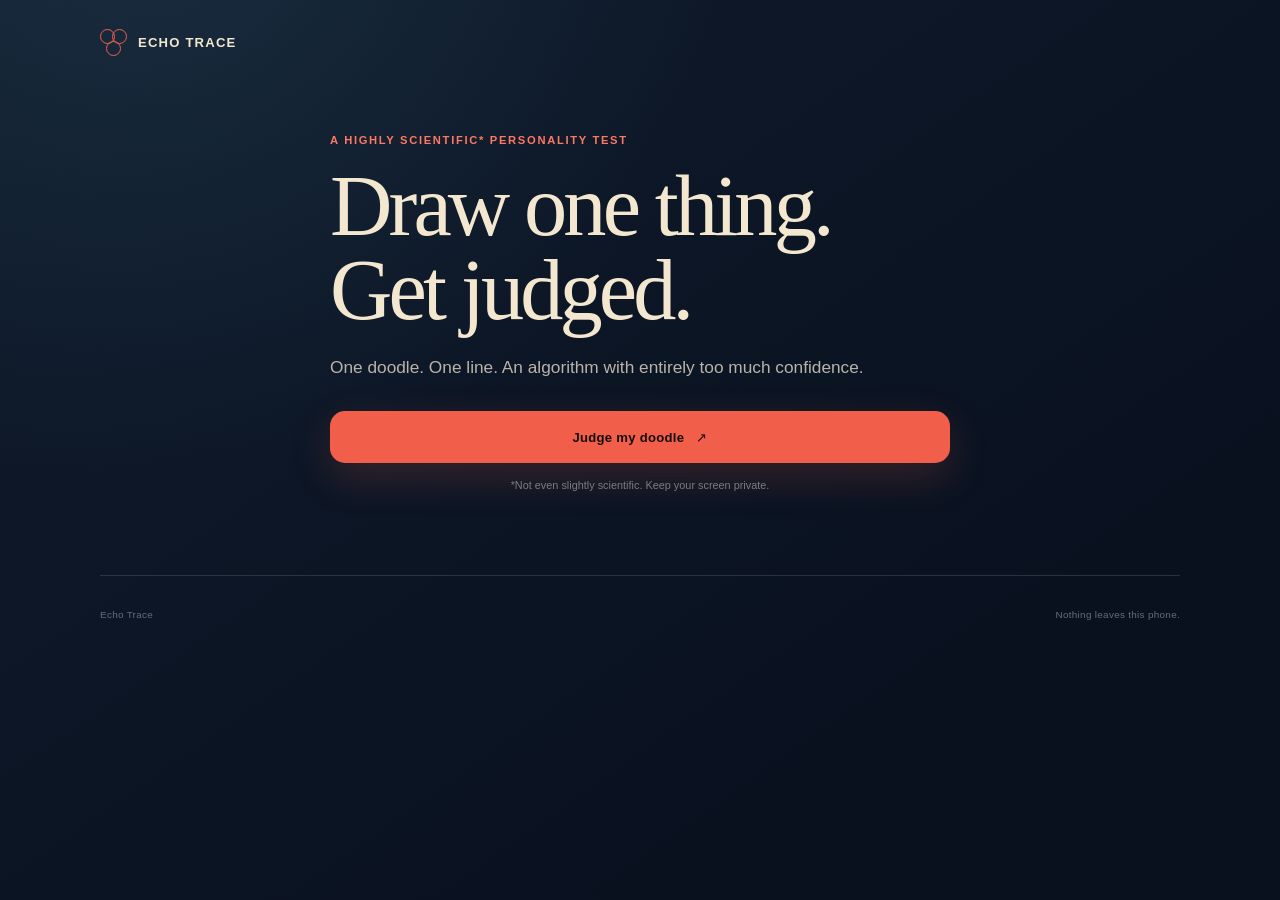
<file: index.html>
<!DOCTYPE html>
<html lang="en">
  <head>
    <meta charset="UTF-8">
    <meta name="viewport" content="width=device-width, initial-scale=1, viewport-fit=cover">
    <meta name="theme-color" content="#101b2c">
    <meta name="description" content="A deeply questionable doodle personality test.">
    <title>Echo Trace — Let a doodle judge you</title>
    <link rel="manifest" href="manifest.webmanifest">
    <link rel="icon" href="assets/icon.svg" type="image/svg+xml">
    <link rel="stylesheet" href="styles.css">
  </head>
  <body class="spectator-shell">
    <div class="ambient ambient-one" aria-hidden="true"></div>
    <div class="ambient ambient-two" aria-hidden="true"></div>

    <header class="site-header">
      <a class="wordmark" href="./" aria-label="Echo Trace home">
        <span class="wordmark-mark" aria-hidden="true"><i></i><i></i><i></i></span>
        <span>Echo Trace</span>
      </a>
    </header>

    <main id="app" class="app-shell">
      <section id="stage-intro" class="stage stage-active" aria-labelledby="intro-title">
        <div class="eyebrow">A highly scientific* personality test</div>
        <h1 id="intro-title">Draw one thing.<br>Get judged.</h1>
        <p class="lede">
          One doodle. One line. An algorithm with entirely too much confidence.
        </p>

        <button id="begin-button" class="button button-primary button-wide" type="button">
          Judge my doodle
          <span aria-hidden="true">↗</span>
        </button>
        <p class="fine-print">*Not even slightly scientific. Keep your screen private.</p>
      </section>

      <section id="stage-draw" class="stage" aria-labelledby="draw-title" hidden>
        <div class="eyebrow">Keep this bit to yourself</div>
        <h2 id="draw-title">Doodle something in one line.</h2>
        <p class="stage-copy">
          A shape, symbol, letter, or tiny masterpiece. Keep it simple and don’t lift your finger.
        </p>

        <div class="trace-wrap">
          <canvas id="trace-canvas" class="trace-canvas" role="img" aria-label="Private drawing area"></canvas>
          <div id="canvas-prompt" class="canvas-prompt" aria-hidden="true">
            <span>Draw here</span>
            <i></i>
          </div>
        </div>

        <p id="draw-feedback" class="feedback feedback-error" role="status" aria-live="polite"></p>

        <div class="button-row">
          <button id="clear-button" class="button button-ghost" type="button">Again</button>
          <button id="seal-button" class="button button-primary" type="button" disabled>
            Analyze this
          </button>
        </div>
      </section>

      <section id="stage-phrase" class="stage" aria-labelledby="phrase-title" hidden>
        <div class="eyebrow">Your completely legitimate result</div>
        <h2 id="phrase-title">Well, this seems definitive.</h2>
        <p class="stage-copy">
          Read your result aloud. Apparently that makes it more accurate.
        </p>

        <div class="phrase-card">
          <div class="quote-mark" aria-hidden="true">“</div>
          <p id="memory-phrase"></p>
          <div class="phrase-rule" aria-hidden="true"></div>
          <span>diagnosis confidence: wildly unjustified</span>
        </div>

        <button id="phrase-done-button" class="button button-primary button-wide" type="button">
          I’ve been thoroughly analyzed
        </button>
      </section>

      <section id="stage-sealed" class="stage" aria-labelledby="sealed-title" hidden>
        <div class="sealed-orbit" aria-hidden="true">
          <i></i><i></i><i></i>
          <span>✓</span>
        </div>
        <h2 id="sealed-title">Keep the doodle in mind.</h2>
        <p class="stage-copy stage-copy-centered">
          Place your phone face down. You’ll come back to it in a moment.
        </p>

        <button id="compare-button" class="button button-quiet button-wide" type="button">
          Reveal when asked
        </button>
      </section>

      <section id="stage-reveal" class="stage" aria-labelledby="reveal-title" hidden>
        <div class="eyebrow">The original</div>
        <h2 id="reveal-title">Your doodle.</h2>
        <p class="stage-copy">Now compare it with the drawing on paper.</p>

        <div class="reveal-frame">
          <canvas id="reveal-canvas" class="reveal-canvas" role="img" aria-label="Your original drawing"></canvas>
          <span>Original · drawn on this device</span>
        </div>

        <button id="erase-button" class="button button-danger button-wide" type="button">
          Erase and start over
        </button>
        <p class="fine-print">The doodle disappears when you erase it or close this tab.</p>
      </section>
    </main>

    <footer class="site-footer">
      <span>Echo Trace</span>
      <span>Nothing leaves this phone.</span>
    </footer>

    <noscript>The judgmental little algorithm needs JavaScript.</noscript>
    <script type="module" src="app.js"></script>
  </body>
</html>
</file>
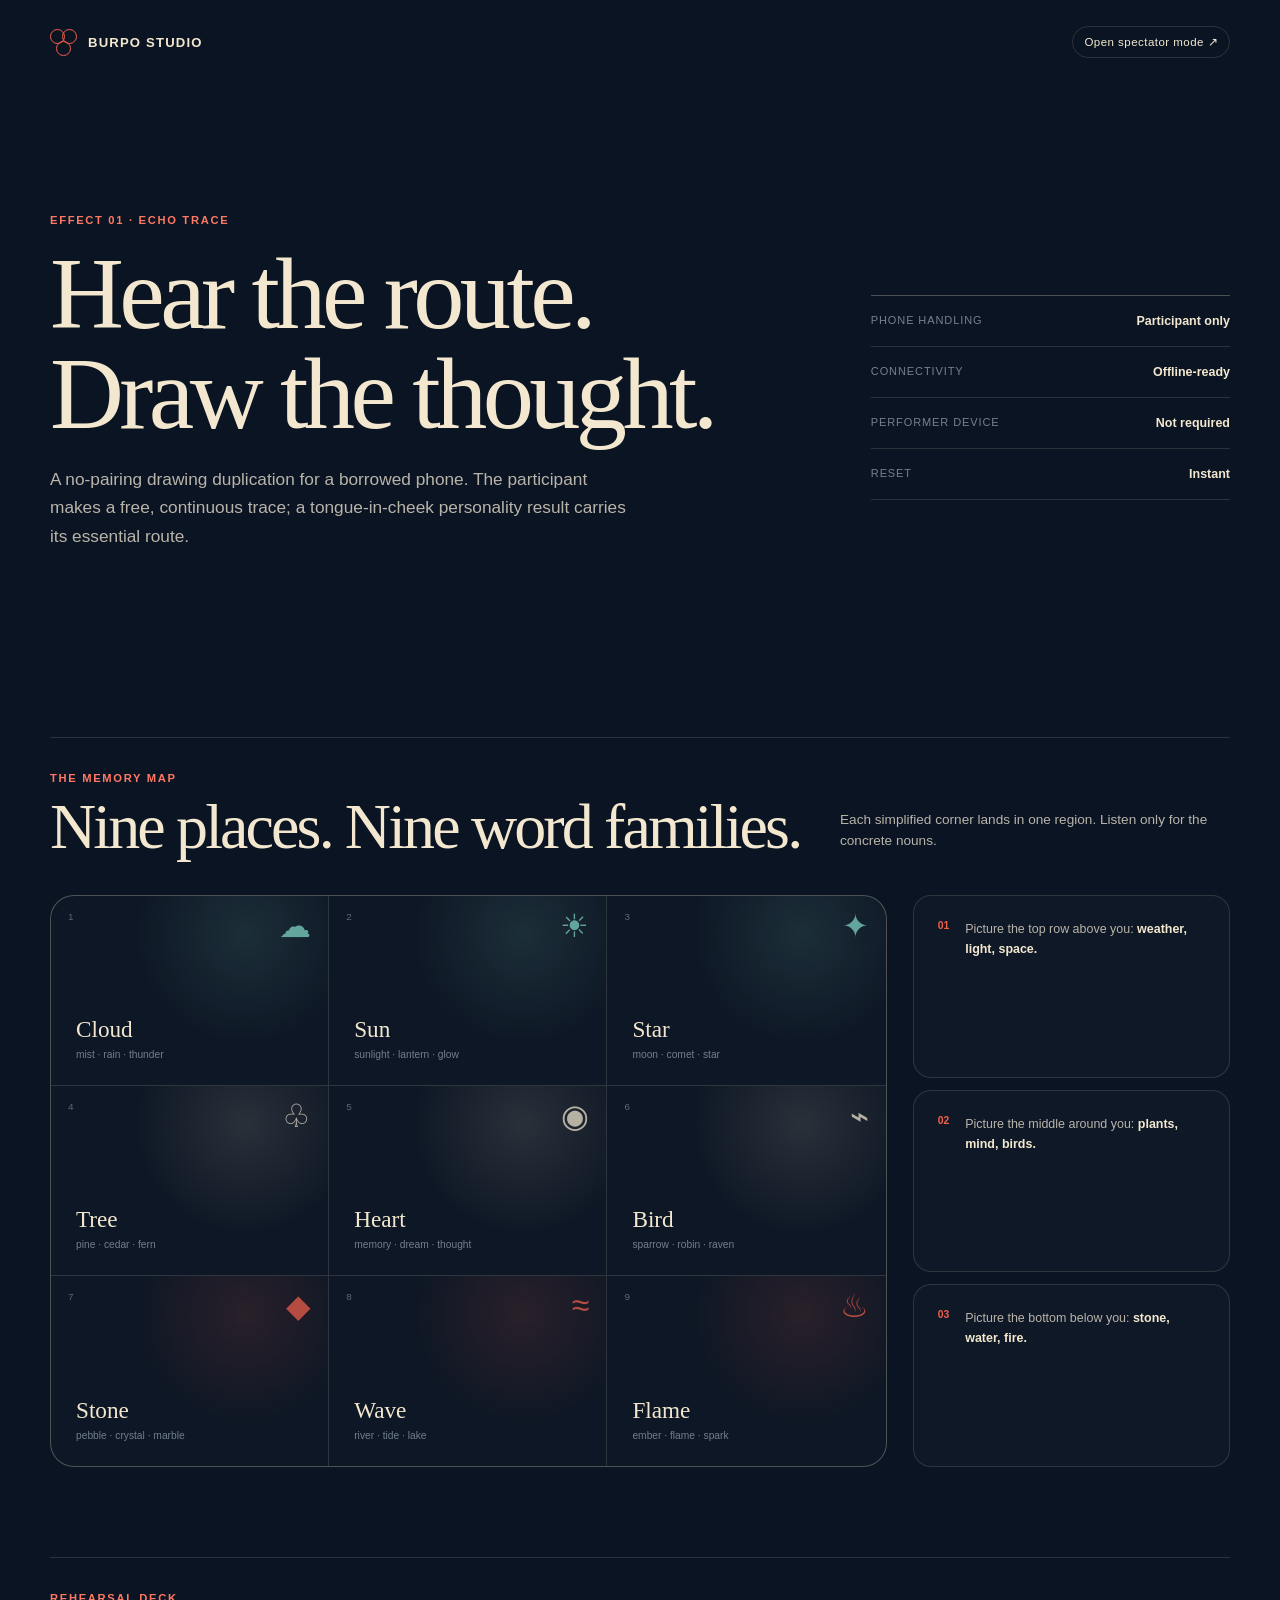
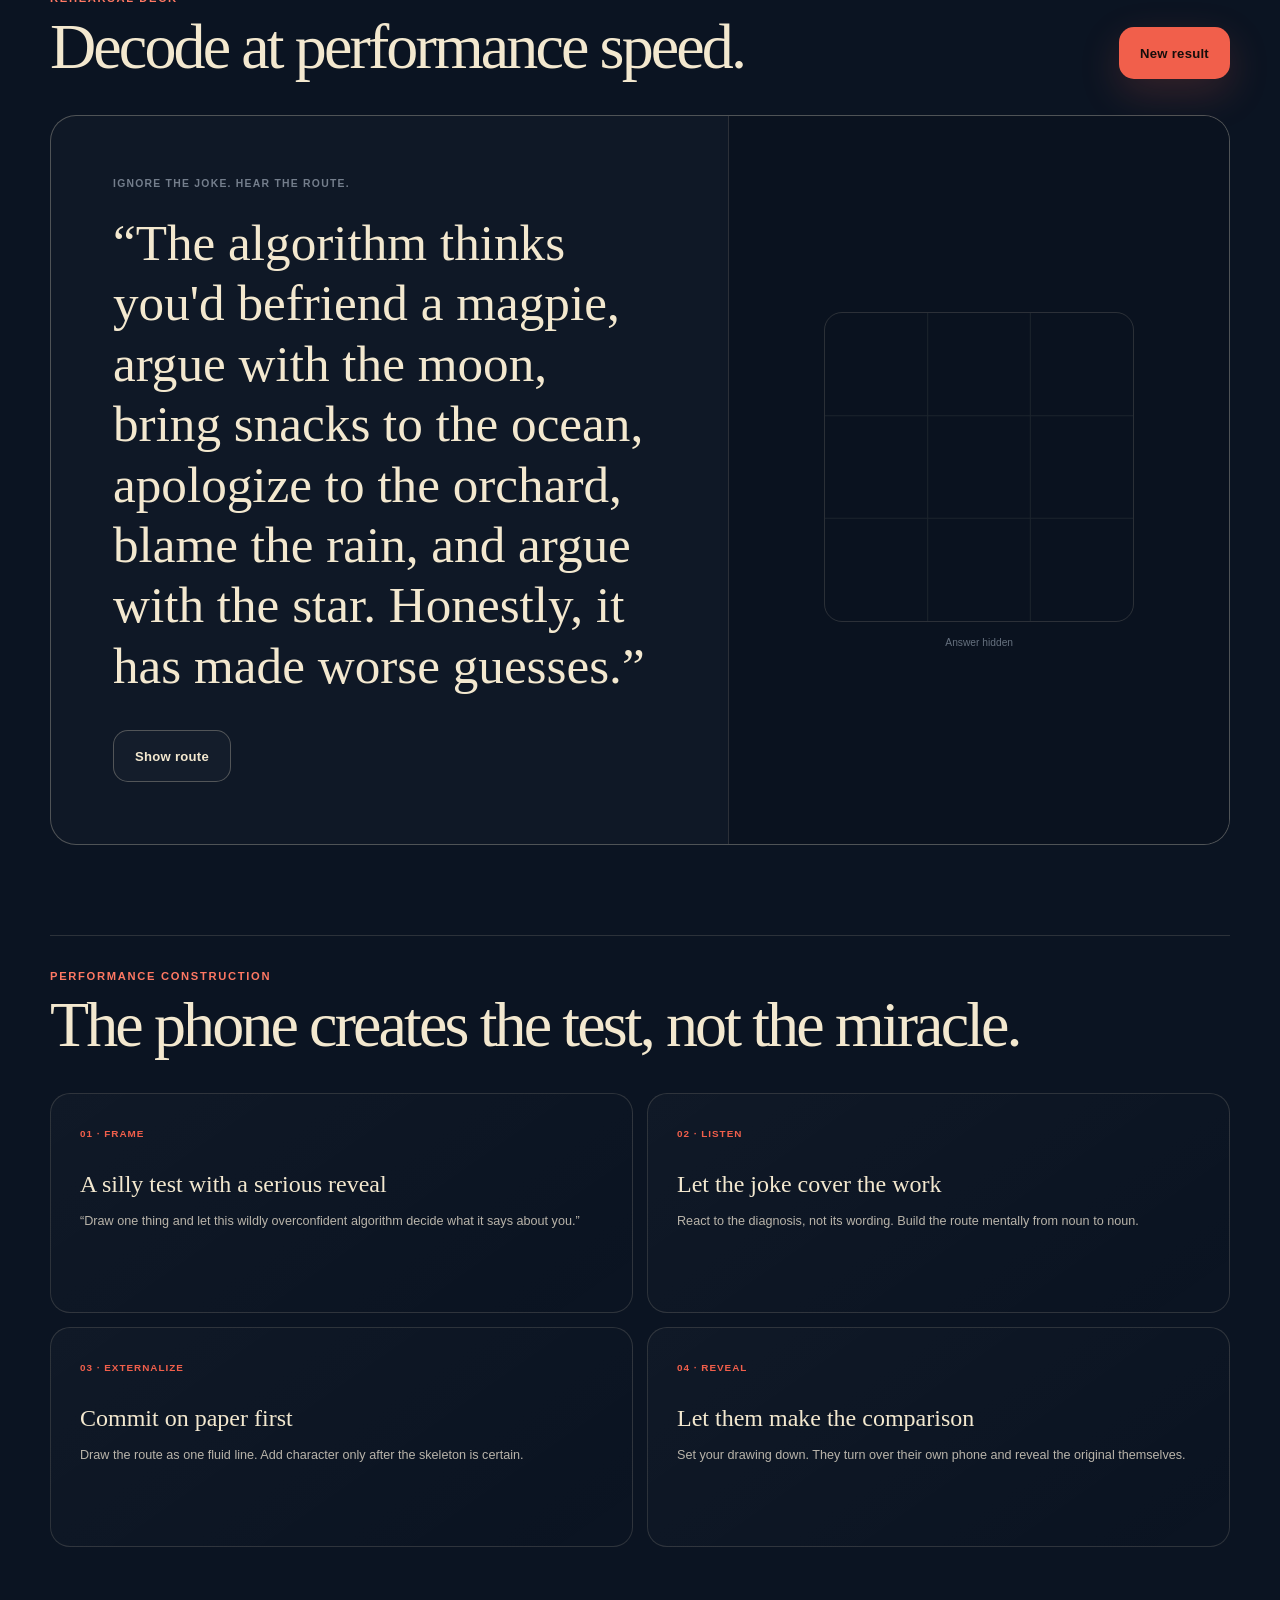
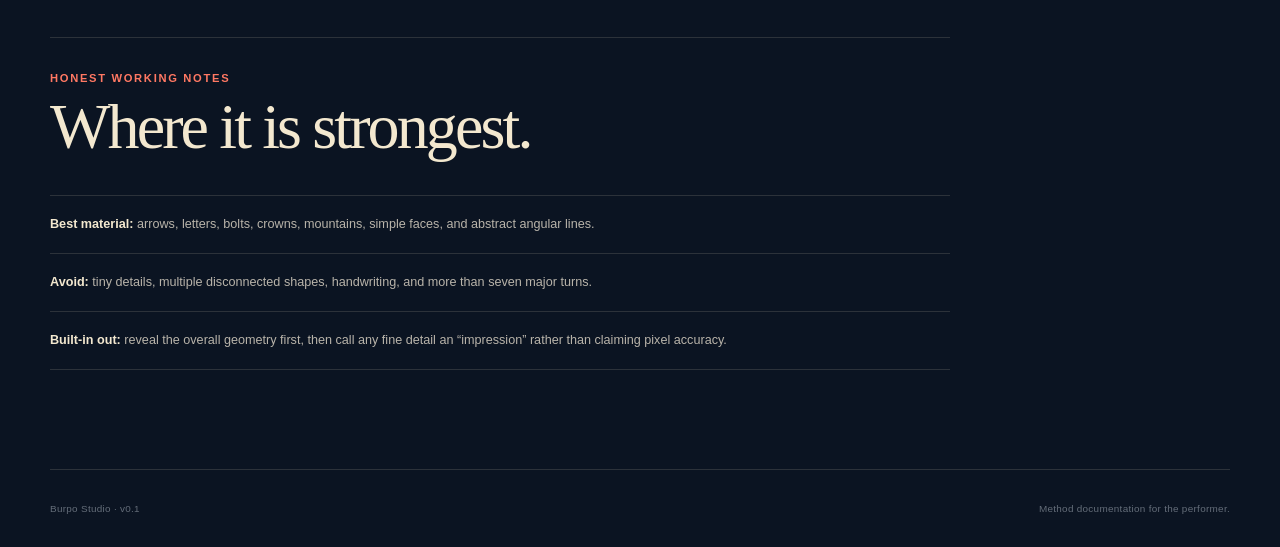
<file: studio.html>
<!DOCTYPE html>
<html lang="en">
  <head>
    <meta charset="UTF-8">
    <meta name="viewport" content="width=device-width, initial-scale=1, viewport-fit=cover">
    <meta name="theme-color" content="#101b2c">
    <meta name="robots" content="noindex, nofollow">
    <title>Burpo Studio — Echo Trace</title>
    <link rel="icon" href="assets/icon.svg" type="image/svg+xml">
    <link rel="stylesheet" href="styles.css">
  </head>
  <body class="studio-shell">
    <header class="site-header studio-header">
      <a class="wordmark" href="studio.html">
        <span class="wordmark-mark" aria-hidden="true"><i></i><i></i><i></i></span>
        <span>Burpo Studio</span>
      </a>
      <a class="privacy-chip studio-link" href="./">Open spectator mode ↗</a>
    </header>

    <main class="studio-main">
      <section class="studio-hero">
        <div>
          <div class="eyebrow">Effect 01 · Echo Trace</div>
          <h1>Hear the route.<br>Draw the thought.</h1>
          <p class="lede">
            A no-pairing drawing duplication for a borrowed phone. The participant makes a free,
            continuous trace; a tongue-in-cheek personality result carries its essential route.
          </p>
        </div>
        <aside class="effect-stack">
          <div><span>Phone handling</span><strong>Participant only</strong></div>
          <div><span>Connectivity</span><strong>Offline-ready</strong></div>
          <div><span>Performer device</span><strong>Not required</strong></div>
          <div><span>Reset</span><strong>Instant</strong></div>
        </aside>
      </section>

      <section class="studio-section" aria-labelledby="map-title">
        <div class="section-heading">
          <div>
            <span class="section-kicker">The memory map</span>
            <h2 id="map-title">Nine places. Nine word families.</h2>
          </div>
          <p>Each simplified corner lands in one region. Listen only for the concrete nouns.</p>
        </div>

        <div class="map-layout">
          <div id="memory-map" class="memory-map" role="group" aria-label="Nine-region decoding map"></div>
          <div class="map-notes">
            <div class="note-card">
              <span class="note-index">01</span>
              <p>Picture the top row above you: <strong>weather, light, space.</strong></p>
            </div>
            <div class="note-card">
              <span class="note-index">02</span>
              <p>Picture the middle around you: <strong>plants, mind, birds.</strong></p>
            </div>
            <div class="note-card">
              <span class="note-index">03</span>
              <p>Picture the bottom below you: <strong>stone, water, fire.</strong></p>
            </div>
          </div>
        </div>
      </section>

      <section class="studio-section drill-section" aria-labelledby="drill-title">
        <div class="section-heading">
          <div>
            <span class="section-kicker">Rehearsal deck</span>
            <h2 id="drill-title">Decode at performance speed.</h2>
          </div>
          <button id="new-drill" class="button button-primary" type="button">New result</button>
        </div>

        <div class="drill-card">
          <div class="drill-copy">
            <span>Ignore the joke. Hear the route.</span>
            <blockquote id="drill-phrase"></blockquote>
            <button id="show-answer" class="button button-ghost" type="button">Show route</button>
          </div>
          <div id="drill-answer" class="drill-answer" aria-live="polite">
            <svg id="drill-svg" viewBox="0 0 300 300" role="img" aria-label="Decoded route">
              <g class="grid-lines">
                <path d="M100 0V300M200 0V300M0 100H300M0 200H300"></path>
              </g>
              <polyline id="answer-line" points=""></polyline>
              <g id="answer-dots"></g>
            </svg>
            <span id="answer-label">Answer hidden</span>
          </div>
        </div>
      </section>

      <section class="studio-section" aria-labelledby="script-title">
        <div class="section-heading">
          <div>
            <span class="section-kicker">Performance construction</span>
            <h2 id="script-title">The phone creates the test, not the miracle.</h2>
          </div>
        </div>
        <div class="script-grid">
          <article>
            <span>01 · Frame</span>
            <h3>A silly test with a serious reveal</h3>
            <p>“Draw one thing and let this wildly overconfident algorithm decide what it says about you.”</p>
          </article>
          <article>
            <span>02 · Listen</span>
            <h3>Let the joke cover the work</h3>
            <p>React to the diagnosis, not its wording. Build the route mentally from noun to noun.</p>
          </article>
          <article>
            <span>03 · Externalize</span>
            <h3>Commit on paper first</h3>
            <p>Draw the route as one fluid line. Add character only after the skeleton is certain.</p>
          </article>
          <article>
            <span>04 · Reveal</span>
            <h3>Let them make the comparison</h3>
            <p>Set your drawing down. They turn over their own phone and reveal the original themselves.</p>
          </article>
        </div>
      </section>

      <section class="studio-section compact-section" aria-labelledby="limits-title">
        <div class="section-heading">
          <div>
            <span class="section-kicker">Honest working notes</span>
            <h2 id="limits-title">Where it is strongest.</h2>
          </div>
        </div>
        <div class="limits-list">
          <p><strong>Best material:</strong> arrows, letters, bolts, crowns, mountains, simple faces, and abstract angular lines.</p>
          <p><strong>Avoid:</strong> tiny details, multiple disconnected shapes, handwriting, and more than seven major turns.</p>
          <p><strong>Built-in out:</strong> reveal the overall geometry first, then call any fine detail an “impression” rather than claiming pixel accuracy.</p>
        </div>
      </section>
    </main>

    <footer class="site-footer studio-footer">
      <span>Burpo Studio · v0.1</span>
      <span>Method documentation for the performer.</span>
    </footer>
    <script type="module" src="studio.js"></script>
  </body>
</html>
</file>
<file: styles.css>
:root {
  color-scheme: dark;
  --ink: #101b2c;
  --ink-deep: #09111f;
  --ink-soft: #1a2940;
  --paper: #f3e8cf;
  --paper-muted: #b9b4aa;
  --coral: #f15f4b;
  --coral-bright: #ff7863;
  --mint: #81d8c8;
  --line: rgba(243, 232, 207, 0.14);
  --line-strong: rgba(243, 232, 207, 0.28);
  --shadow: 0 28px 80px rgba(2, 7, 15, 0.38);
  --radius: 24px;
  font-family: Inter, ui-sans-serif, -apple-system, BlinkMacSystemFont, "Segoe UI", sans-serif;
  background: var(--ink-deep);
  color: var(--paper);
  font-synthesis: none;
  text-rendering: optimizeLegibility;
}

* { box-sizing: border-box; }

html { min-height: 100%; background: var(--ink-deep); }

body {
  min-width: 320px;
  min-height: 100vh;
  margin: 0;
  overflow-x: hidden;
  background:
    radial-gradient(circle at 12% -10%, rgba(55, 106, 128, 0.23), transparent 36rem),
    linear-gradient(145deg, var(--ink) 0%, var(--ink-deep) 78%);
}

button, input, textarea, select { font: inherit; }
button, a { -webkit-tap-highlight-color: transparent; }

.ambient {
  position: fixed;
  z-index: -1;
  width: 32rem;
  height: 32rem;
  border-radius: 50%;
  filter: blur(90px);
  opacity: 0.11;
  pointer-events: none;
}

.ambient-one { top: 28%; right: -23rem; background: var(--coral); }
.ambient-two { bottom: -20rem; left: -18rem; background: var(--mint); }

.site-header, .site-footer {
  width: min(100% - 36px, 1080px);
  margin-inline: auto;
  display: flex;
  align-items: center;
  justify-content: space-between;
}

.site-header { min-height: 84px; }

.wordmark {
  display: inline-flex;
  align-items: center;
  gap: 11px;
  color: var(--paper);
  font-size: 0.82rem;
  font-weight: 750;
  letter-spacing: 0.09em;
  text-decoration: none;
  text-transform: uppercase;
}

.wordmark-mark {
  position: relative;
  width: 27px;
  height: 27px;
  display: inline-block;
}

.wordmark-mark i {
  position: absolute;
  display: block;
  width: 15px;
  height: 15px;
  border: 1.5px solid var(--coral);
  border-radius: 50%;
}

.wordmark-mark i:nth-child(1) { top: 0; left: 0; }
.wordmark-mark i:nth-child(2) { top: 0; right: 0; }
.wordmark-mark i:nth-child(3) { bottom: 0; left: 6px; }

.privacy-chip {
  display: inline-flex;
  align-items: center;
  gap: 8px;
  padding: 8px 11px;
  border: 1px solid var(--line);
  border-radius: 999px;
  color: var(--paper-muted);
  font-size: 0.72rem;
  letter-spacing: 0.04em;
}

.privacy-chip i {
  width: 6px;
  height: 6px;
  border-radius: 50%;
  background: var(--mint);
  box-shadow: 0 0 0 4px rgba(129, 216, 200, 0.09);
}

.app-shell { width: min(100% - 36px, 620px); margin: 5.5vh auto 9vh; }

.stage { animation: stage-in 520ms cubic-bezier(0.22, 1, 0.36, 1) both; }
.stage[hidden] { display: none; }

@keyframes stage-in {
  from { opacity: 0; transform: translateY(14px); }
  to { opacity: 1; transform: translateY(0); }
}

.eyebrow, .section-kicker {
  color: var(--coral-bright);
  font-size: 0.7rem;
  font-weight: 800;
  letter-spacing: 0.15em;
  text-transform: uppercase;
}

h1, h2, h3, p { margin-top: 0; }

h1, h2 {
  font-family: Georgia, "Times New Roman", serif;
  font-weight: 400;
  letter-spacing: -0.045em;
}

h1 { max-width: 570px; margin: 18px 0 20px; font-size: clamp(3rem, 9vw, 5.4rem); line-height: 0.98; }
h2 { margin: 22px 0 13px; font-size: clamp(2.3rem, 7vw, 3.5rem); line-height: 1; }

.lede, .stage-copy {
  color: var(--paper-muted);
  font-size: 1rem;
  line-height: 1.65;
}

.lede { max-width: 590px; margin-bottom: 30px; font-size: 1.08rem; }
.stage-copy { max-width: 540px; margin-bottom: 26px; }
.stage-copy-centered { max-width: 440px; margin-inline: auto; text-align: center; }

.study-card {
  display: grid;
  grid-template-columns: auto 1fr;
  gap: 18px 15px;
  margin: 34px 0;
  padding: 23px;
  border: 1px solid var(--line);
  border-radius: var(--radius);
  background: linear-gradient(145deg, rgba(255,255,255,0.055), rgba(255,255,255,0.015));
  box-shadow: var(--shadow);
}

.study-number {
  width: 31px;
  height: 31px;
  display: grid;
  place-items: center;
  border: 1px solid var(--line-strong);
  border-radius: 50%;
  color: var(--coral-bright);
  font-size: 0.68rem;
  font-weight: 800;
}

.study-card strong, .study-card span { display: block; }
.study-card strong { margin: 1px 0 4px; font-size: 0.9rem; }
.study-card span { color: var(--paper-muted); font-size: 0.78rem; line-height: 1.4; }

.button {
  min-height: 52px;
  padding: 0 21px;
  border: 0;
  border-radius: 15px;
  cursor: pointer;
  font-size: 0.82rem;
  font-weight: 780;
  letter-spacing: 0.02em;
  transition: transform 180ms ease, background 180ms ease, opacity 180ms ease;
}

.button:active { transform: scale(0.985); }
.button:disabled { cursor: not-allowed; opacity: 0.34; }
.button-wide { width: 100%; display: flex; align-items: center; justify-content: center; gap: 12px; }
.button-primary { background: var(--coral); color: #160d0b; box-shadow: 0 14px 40px rgba(241, 95, 75, 0.19); }
.button-primary:not(:disabled):hover { background: var(--coral-bright); }
.button-ghost { border: 1px solid var(--line-strong); background: rgba(255,255,255,0.025); color: var(--paper); }
.button-quiet { border: 1px solid var(--line); background: rgba(255,255,255,0.035); color: var(--paper-muted); }
.button-danger { border: 1px solid rgba(241, 95, 75, 0.35); background: rgba(241, 95, 75, 0.08); color: var(--coral-bright); }

.fine-print { margin: 14px 0 0; color: #777d86; font-size: 0.68rem; line-height: 1.5; text-align: center; }

.stage-meta {
  display: flex;
  justify-content: space-between;
  color: #7f8792;
  font-size: 0.67rem;
  font-weight: 700;
  letter-spacing: 0.1em;
  text-transform: uppercase;
}

.progress { height: 2px; margin-top: 12px; overflow: hidden; background: var(--line); }
.progress i { display: block; height: 100%; background: var(--coral); transform-origin: left; }
.progress-one { width: 33%; }
.progress-two { width: 66%; }
.progress-three { width: 100%; }

.trace-wrap {
  position: relative;
  width: min(100%, 500px);
  aspect-ratio: 1;
  margin: 0 auto;
  border: 1px solid var(--line);
  border-radius: 26px;
  overflow: hidden;
  background:
    radial-gradient(circle at center, rgba(129, 216, 200, 0.065), transparent 62%),
    rgba(255,255,255,0.018);
  box-shadow: inset 0 0 80px rgba(0,0,0,0.18), var(--shadow);
  touch-action: none;
}

.trace-canvas, .reveal-canvas { display: block; width: 100%; height: 100%; touch-action: none; }

.canvas-prompt {
  position: absolute;
  inset: 0;
  display: grid;
  place-content: center;
  justify-items: center;
  gap: 13px;
  color: #697586;
  font-family: Georgia, "Times New Roman", serif;
  font-size: 1rem;
  pointer-events: none;
  transition: opacity 180ms ease;
}

.canvas-prompt i { width: 7px; height: 7px; border-radius: 50%; background: var(--coral); box-shadow: 0 0 0 10px rgba(241,95,75,0.08); }
.canvas-prompt.is-hidden { opacity: 0; }

.feedback { min-height: 20px; margin: 13px 0; color: #89929f; font-size: 0.72rem; text-align: center; }
.feedback-error { color: var(--coral-bright); }
.button-row { display: grid; grid-template-columns: 0.82fr 1.18fr; gap: 11px; }

.phrase-card {
  position: relative;
  min-height: 270px;
  margin: 34px 0 20px;
  padding: 48px 32px 26px;
  display: flex;
  flex-direction: column;
  justify-content: space-between;
  border-radius: 4px 30px 4px 4px;
  color: #172235;
  background:
    linear-gradient(100deg, transparent 0 92%, rgba(15,27,45,0.05) 92%),
    #efe4ca;
  box-shadow: var(--shadow);
}

.phrase-card p { max-width: 500px; margin: 24px 0 34px; font-family: Georgia, "Times New Roman", serif; font-size: clamp(1.75rem, 6vw, 2.45rem); line-height: 1.18; letter-spacing: -0.025em; }
#memory-phrase[data-length="6"],
#memory-phrase[data-length="7"] { font-size: clamp(1.35rem, 4.8vw, 1.95rem); line-height: 1.24; }
.quote-mark { position: absolute; top: 18px; left: 29px; color: var(--coral); font-family: Georgia, serif; font-size: 3.7rem; line-height: 1; }
.phrase-rule { height: 1px; background: rgba(23,34,53,0.18); }
.phrase-card > span { margin-top: 12px; color: rgba(23,34,53,0.55); font-size: 0.61rem; font-weight: 800; letter-spacing: 0.14em; text-transform: uppercase; }

.sealed-orbit { position: relative; width: 126px; height: 126px; margin: 62px auto 32px; display: grid; place-items: center; }
.sealed-orbit span { position: relative; z-index: 2; width: 62px; height: 62px; display: grid; place-items: center; border-radius: 50%; background: var(--coral); color: #1b0e0b; font-size: 1.35rem; }
.sealed-orbit i { position: absolute; inset: 0; border: 1px solid var(--line); border-radius: 50%; animation: orbit 7s linear infinite; }
.sealed-orbit i:nth-child(2) { inset: 12px; border-style: dashed; animation-direction: reverse; animation-duration: 11s; }
.sealed-orbit i:nth-child(3) { inset: -13px; border-color: rgba(129,216,200,0.08); animation-duration: 15s; }
@keyframes orbit { to { transform: rotate(360deg); } }

#stage-sealed h2 { text-align: center; }

.reveal-frame {
  position: relative;
  width: min(100%, 500px);
  aspect-ratio: 1;
  margin: 28px auto 14px;
  overflow: hidden;
  border-radius: 24px;
  background: #efe4ca;
  box-shadow: var(--shadow);
}
.reveal-frame::after { content: ""; position: absolute; inset: 0; background-image: radial-gradient(rgba(16,27,44,0.12) 0.7px, transparent 0.7px); background-size: 5px 5px; opacity: 0.19; pointer-events: none; }
.reveal-frame > span { position: absolute; bottom: 15px; left: 0; right: 0; color: rgba(16,27,44,0.48); font-size: 0.62rem; font-weight: 750; letter-spacing: 0.1em; text-align: center; text-transform: uppercase; }

.result-card { margin-bottom: 18px; padding: 14px 16px; display: flex; align-items: center; justify-content: space-between; border: 1px solid var(--line); border-radius: 15px; color: var(--paper-muted); font-size: 0.7rem; }
.result-card strong { color: var(--paper); font-size: 0.7rem; }

.site-footer { min-height: 78px; border-top: 1px solid var(--line); color: #646d79; font-size: 0.62rem; letter-spacing: 0.03em; }

/* Studio */
.studio-shell { background: #0b1422; }
.studio-header { width: min(100% - 44px, 1180px); }
.studio-link { color: var(--paper); text-decoration: none; }
.studio-main { width: min(100% - 44px, 1180px); margin: 7vh auto 11vh; }
.studio-hero { min-height: 500px; display: grid; grid-template-columns: 1.6fr 0.8fr; align-items: center; gap: 8vw; }
.studio-hero h1 { max-width: 760px; font-size: clamp(4rem, 8vw, 7.4rem); }
.effect-stack { border-top: 1px solid var(--line-strong); }
.effect-stack div { padding: 18px 0; display: flex; justify-content: space-between; gap: 20px; border-bottom: 1px solid var(--line); }
.effect-stack span { color: #77808c; font-size: 0.69rem; text-transform: uppercase; letter-spacing: 0.08em; }
.effect-stack strong { font-size: 0.78rem; }

.studio-section { margin-top: 10vh; padding-top: 30px; border-top: 1px solid var(--line); }
.section-heading { display: flex; align-items: end; justify-content: space-between; gap: 30px; margin-bottom: 36px; }
.section-heading h2 { margin: 9px 0 0; font-size: clamp(2.7rem, 5vw, 4.8rem); }
.section-heading > p { max-width: 390px; margin: 0 0 7px; color: var(--paper-muted); font-size: 0.85rem; line-height: 1.6; }

.map-layout { display: grid; grid-template-columns: minmax(500px, 1.45fr) minmax(260px, 0.55fr); gap: 26px; }
.memory-map { display: grid; grid-template-columns: repeat(3, 1fr); border: 1px solid var(--line-strong); border-radius: 24px; overflow: hidden; background: rgba(255,255,255,0.015); }
.map-cell { position: relative; min-height: 190px; padding: 25px; display: flex; flex-direction: column; justify-content: end; border-right: 1px solid var(--line); border-bottom: 1px solid var(--line); overflow: hidden; }
.map-cell:nth-child(3n) { border-right: 0; }
.map-cell:nth-child(n+7) { border-bottom: 0; }
.map-cell::before { content: ""; position: absolute; inset: 0; background: radial-gradient(circle at 70% 20%, var(--cell-color, rgba(255,255,255,0.1)), transparent 45%); opacity: 0.12; }
.map-cell-weather, .map-cell-light, .map-cell-space { --cell-color: #81d8c8; }
.map-cell-plants, .map-cell-mind, .map-cell-birds { --cell-color: #f3e8cf; }
.map-cell-stone, .map-cell-water, .map-cell-fire { --cell-color: #f15f4b; }
.map-number { position: absolute; top: 15px; left: 17px; color: #5d6876; font-size: 0.62rem; }
.map-symbol { position: absolute; top: 11px; right: 17px; color: var(--cell-color); font-size: 2rem; opacity: 0.72; }
.map-cell strong { position: relative; margin-bottom: 6px; font-family: Georgia, serif; font-size: 1.45rem; font-weight: 400; }
.map-cell small { position: relative; color: #737e8c; font-size: 0.64rem; }
.map-notes { display: grid; gap: 12px; }
.note-card { padding: 24px; display: grid; grid-template-columns: auto 1fr; gap: 16px; border: 1px solid var(--line); border-radius: 18px; background: rgba(255,255,255,0.018); }
.note-index { color: var(--coral); font-size: 0.65rem; font-weight: 800; }
.note-card p { margin: 0; color: var(--paper-muted); font-size: 0.78rem; line-height: 1.6; }
.note-card strong { color: var(--paper); }

.drill-card { min-height: 430px; display: grid; grid-template-columns: 1.15fr 0.85fr; border: 1px solid var(--line-strong); border-radius: 26px; overflow: hidden; background: rgba(255,255,255,0.018); }
.drill-copy { padding: clamp(28px, 5vw, 62px); display: flex; flex-direction: column; justify-content: center; }
.drill-copy > span { color: #747e8c; font-size: 0.65rem; font-weight: 800; letter-spacing: 0.12em; text-transform: uppercase; }
.drill-copy blockquote { max-width: 620px; margin: 24px 0 34px; font-family: Georgia, serif; font-size: clamp(1.8rem, 4vw, 3.2rem); line-height: 1.18; }
.drill-copy .button { align-self: flex-start; }
.drill-answer { min-height: 360px; padding: 26px; display: grid; place-items: center; align-content: center; gap: 15px; border-left: 1px solid var(--line); background: #0a121f; }
.drill-answer svg { width: min(100%, 310px); border: 1px solid var(--line); border-radius: 18px; }
.grid-lines path { fill: none; stroke: rgba(243,232,207,0.08); stroke-width: 1; }
#answer-line { fill: none; stroke: var(--coral); stroke-width: 8; stroke-linecap: round; stroke-linejoin: round; filter: drop-shadow(0 0 10px rgba(241,95,75,0.35)); }
#answer-dots circle { fill: var(--paper); stroke: var(--ink); stroke-width: 2; }
#answer-dots text { fill: var(--ink); font-size: 12px; font-weight: 800; }
.drill-answer > span { color: #66717f; font-size: 0.64rem; text-align: center; }

.script-grid { display: grid; grid-template-columns: repeat(2, 1fr); gap: 14px; }
.script-grid article { min-height: 220px; padding: 29px; border: 1px solid var(--line); border-radius: 20px; background: linear-gradient(145deg, rgba(255,255,255,0.025), transparent); }
.script-grid article > span { color: var(--coral); font-size: 0.62rem; font-weight: 800; letter-spacing: 0.1em; text-transform: uppercase; }
.script-grid h3 { margin: 30px 0 13px; font-family: Georgia, serif; font-size: 1.5rem; font-weight: 400; }
.script-grid p, .limits-list p { margin: 0; color: var(--paper-muted); font-size: 0.79rem; line-height: 1.65; }
.compact-section { max-width: 900px; }
.limits-list { display: grid; gap: 0; border-top: 1px solid var(--line); }
.limits-list p { padding: 18px 0; border-bottom: 1px solid var(--line); }
.limits-list strong { color: var(--paper); }
.studio-footer { width: min(100% - 44px, 1180px); }

noscript { display: block; margin: 30px; padding: 20px; border: 1px solid var(--coral); }

@media (max-width: 760px) {
  .site-header { min-height: 70px; }
  .app-shell { margin-top: 3.5vh; }
  .privacy-chip { padding: 7px 9px; font-size: 0.62rem; }
  h1 { font-size: clamp(3.2rem, 14vw, 4.5rem); }
  .site-footer { align-items: flex-start; flex-direction: column; justify-content: center; gap: 6px; }
  .studio-main, .studio-header, .studio-footer { width: min(100% - 30px, 1180px); }
  .studio-header .studio-link { max-width: 126px; text-align: center; }
  .studio-hero { min-height: auto; margin-top: 7vh; grid-template-columns: 1fr; gap: 48px; }
  .studio-hero h1 { font-size: clamp(3.8rem, 16vw, 6rem); }
  .section-heading { align-items: flex-start; flex-direction: column; }
  .map-layout { grid-template-columns: 1fr; }
  .memory-map { grid-template-columns: repeat(3, 1fr); }
  .map-cell { min-height: 125px; padding: 14px 10px; }
  .map-symbol { top: 11px; right: 10px; font-size: 1.3rem; }
  .map-number { left: 10px; }
  .map-cell strong { font-size: 1rem; }
  .map-cell small { display: none; }
  .drill-card { grid-template-columns: 1fr; }
  .drill-answer { border-top: 1px solid var(--line); border-left: 0; }
  .script-grid { grid-template-columns: 1fr; }
}

@media (prefers-reduced-motion: reduce) {
  *, *::before, *::after { scroll-behavior: auto !important; animation-duration: 0.01ms !important; animation-iteration-count: 1 !important; transition-duration: 0.01ms !important; }
}
</file>
